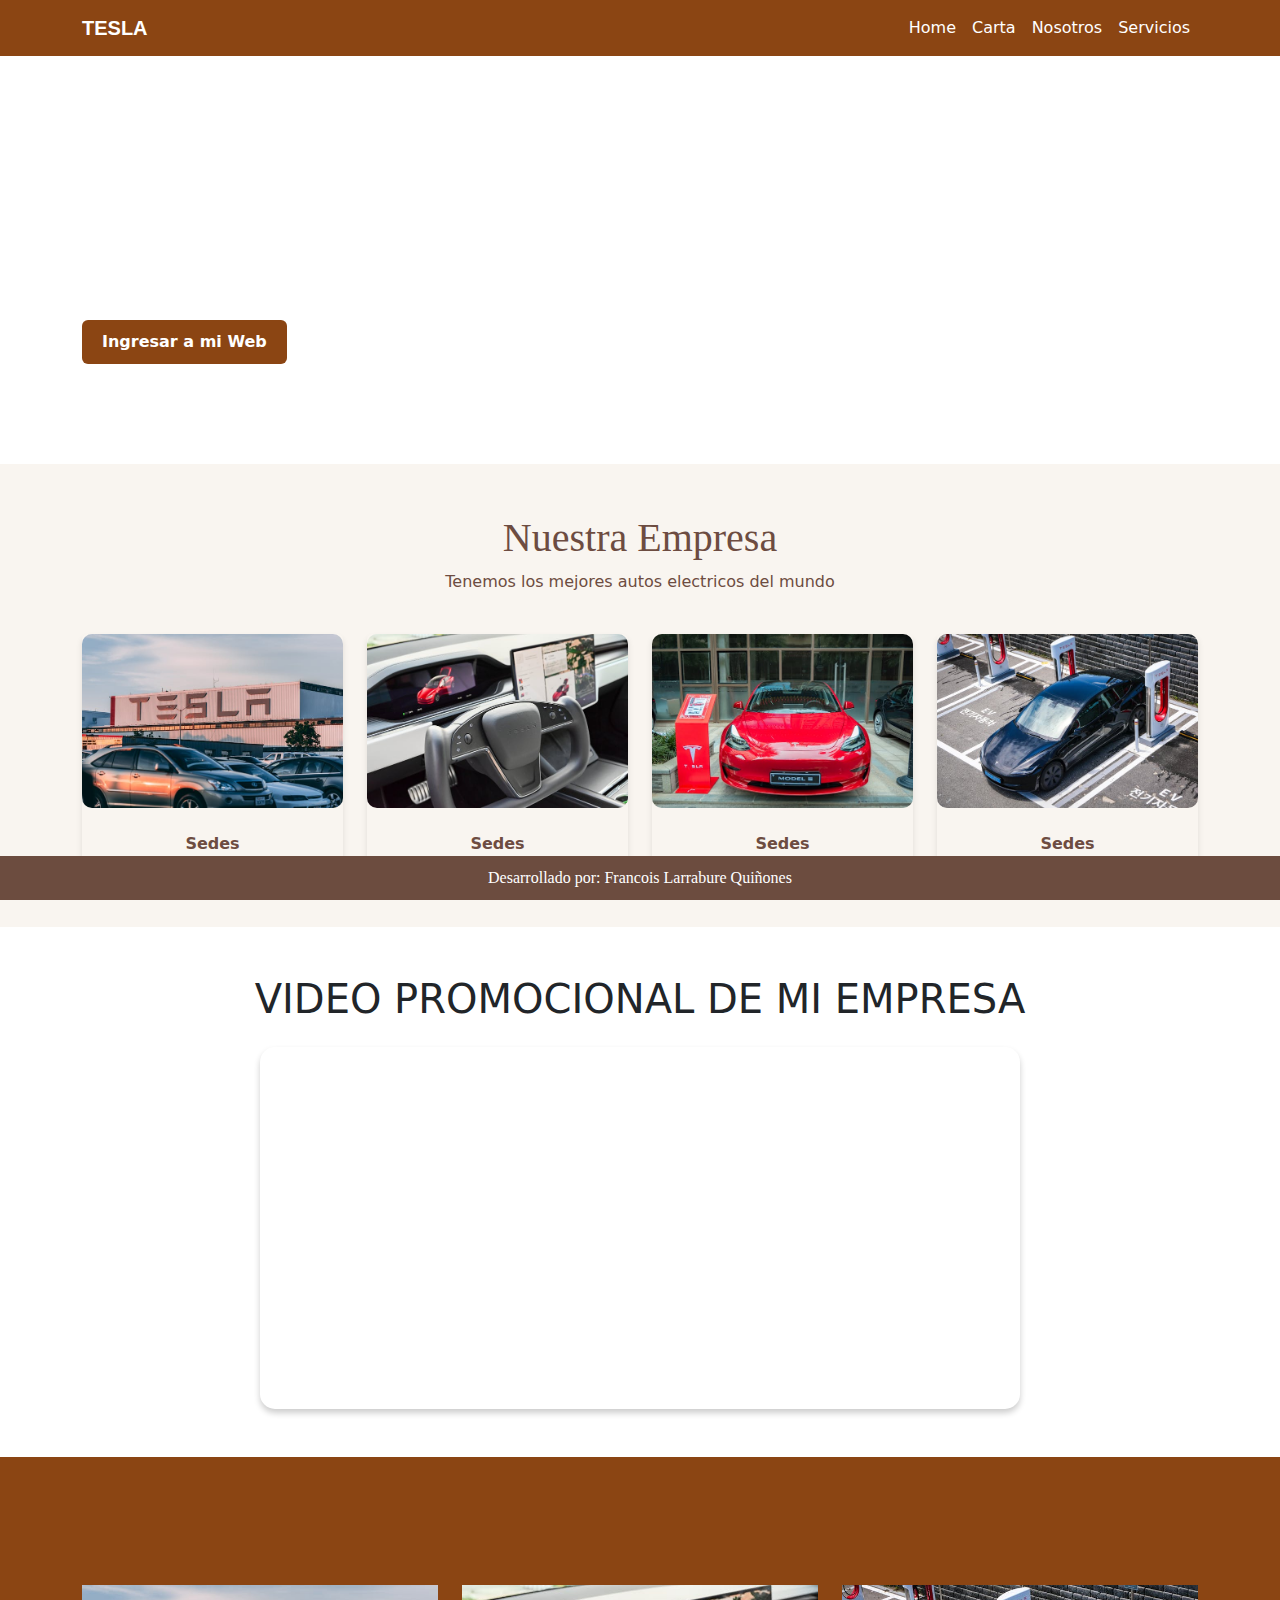
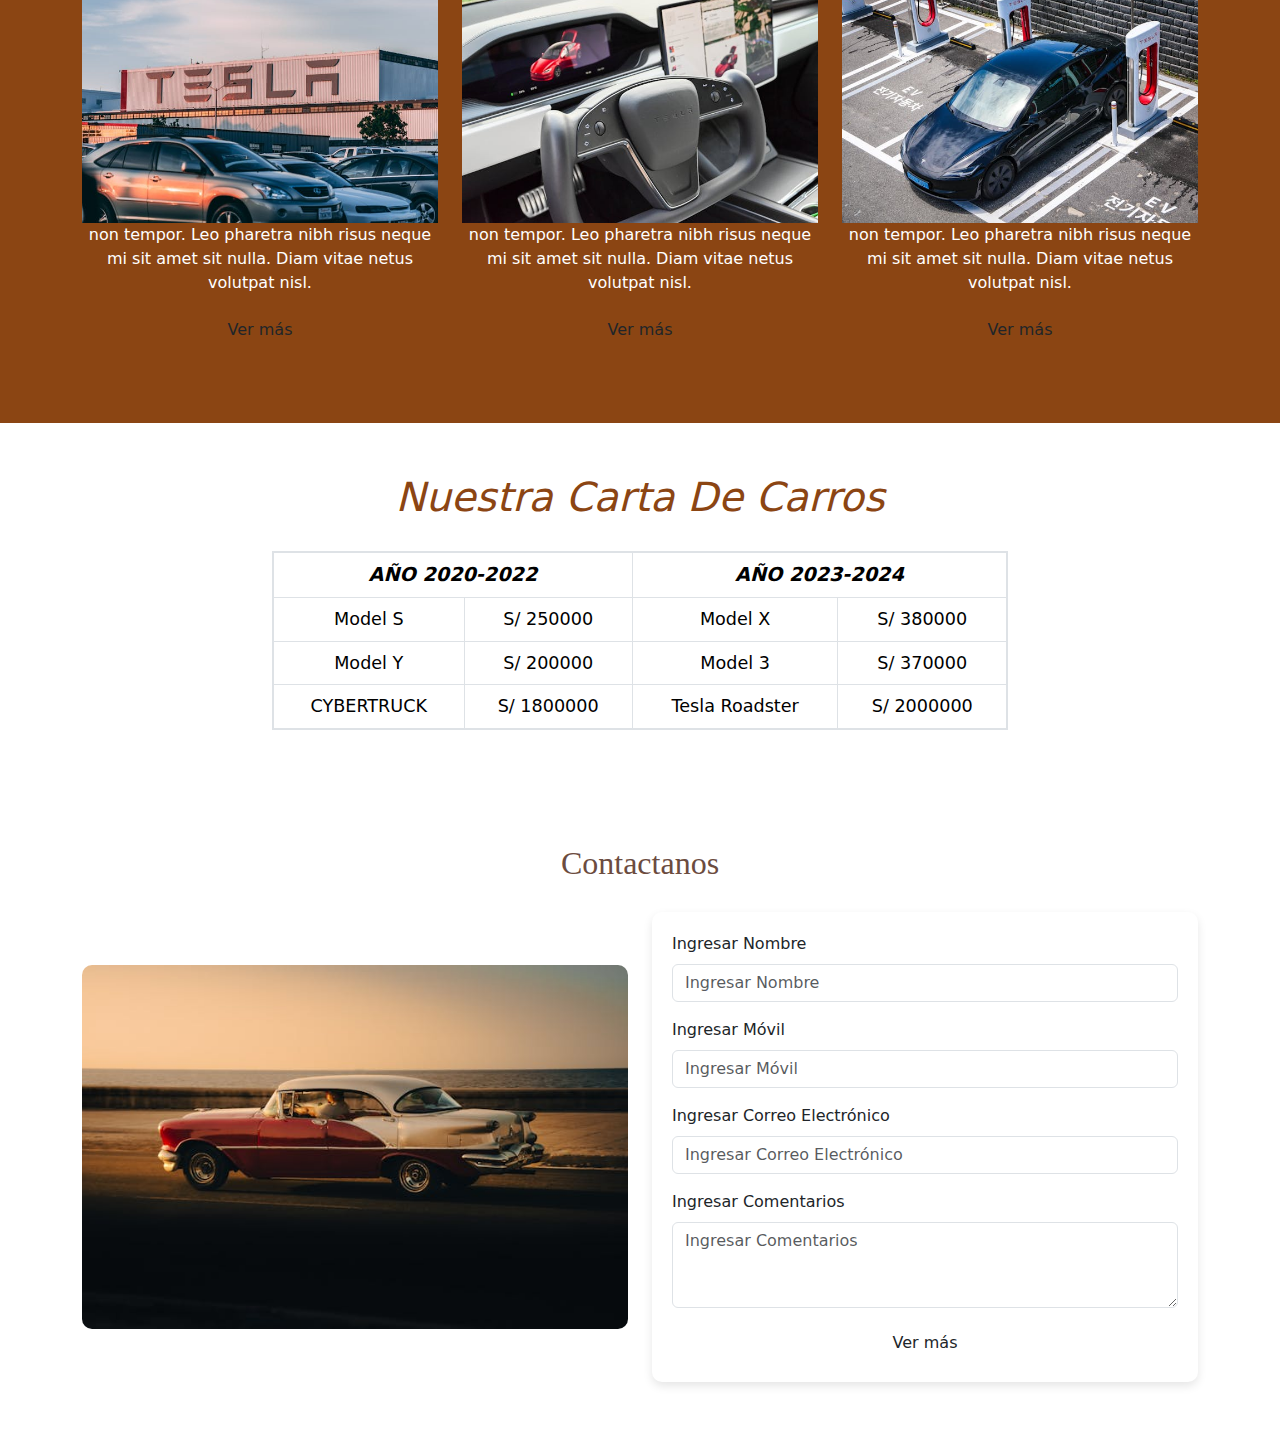
<file: FrancoisLarrabure_Final/index.html>
<!DOCTYPE html>
<html lang="en">
<head>
    <meta charset="UTF-8">
    <meta name="viewport" content="width=device-width, initial-scale=1.0">
    <title>Evaluación Permanente 04</title>
    <link rel="stylesheet" href="./index.css">
    <link href="https://cdn.jsdelivr.net/npm/bootstrap@5.3.3/dist/css/bootstrap.min.css" rel="stylesheet" integrity="sha384-QWTKZyjpPEjISv5WaRU9OFeRpok6YctnYmDr5pNlyT2bRjXh0JMhjY6hW+ALEwIH" crossorigin="anonymous">
</head>
<body>
    <nav class="navbar navbar-expand-lg navbar-custom">
        <div class="container">
            <a class="navbar-brand" href="#">TESLA</a>
            <button class="navbar-toggler" type="button" data-bs-toggle="collapse" data-bs-target="#navbarNav" aria-controls="navbarNav" aria-expanded="false" aria-label="Toggle navigation">
                <span class="navbar-toggler-icon"></span>
            </button>
            <div class="collapse navbar-collapse" id="navbarNav">
                <ul class="navbar-nav ms-auto">
                    <li class="nav-item">
                        <i class="fa-solid fa-house"></i><a class="nav-link" href="#">Home</a>
                    </li>
                    <li class="nav-item">
                        <i class="fa-solid fa-envelope"></i><a class="nav-link" href="./index02.html">Carta</a>
                    </li>
                    <li class="nav-item">
                        <i class="fa-solid fa-user"></i><a class="nav-link" href="./index03.html">Nosotros</a>
                    </li>
                    <li class="nav-item">
                        <i class="fa-solid fa-hammer"></i><a class="nav-link" href="./index04.html">Servicios</a>
                    </li>
                </ul>
            </div>
        </div>
    </nav>

    <div class="hero">
        <div class="container">
            <h1>Nuestra Empresa</h1>
            <h2>LA MEJOR MARCA</h2>
            <p>Disfruta de los mejores carros electricos.</p>
            <a href="#" class="btn btn-primary">Ingresar a mi Web</a>
        </div>
    </div>

    <div class="locales-section">
        <div class="container">
            <h2>Nuestra Empresa</h2>
            <p>Tenemos los mejores autos electricos del mundo</p>
            <div class="row">
                <div class="col-md-3">
                    <div class="card">
                        <img src="./Imagen/Imagen01.jpg" class="card-img-top" alt="Local 1">
                        <div class="card-body">
                            <h5 class="card-title">Sedes</h5>
                        </div>
                    </div>
                </div>
                <div class="col-md-3">
                    <div class="card">
                        <img src="./Imagen/Imagen02.jpg" class="card-img-top" alt="Local 2">
                        <div class="card-body">
                            <h5 class="card-title">Sedes</h5>
                        </div>
                    </div>
                </div>
                <div class="col-md-3">
                    <div class="card">
                        <img src="./Imagen/Imagen05.jpg" class="card-img-top" alt="Local 3">
                        <div class="card-body">
                            <h5 class="card-title">Sedes</h5>
                        </div>
                    </div>
                </div>
                <div class="col-md-3">
                    <div class="card">
                        <img src="./Imagen/Imagen04.jpg" class="card-img-top" alt="Local 4">
                        <div class="card-body">
                            <h5 class="card-title">Sedes</h5>
                        </div>
                    </div>
                </div>
            </div>
        </div>
    </div>

    <div class="container py-5">
        <div class="text-center mb-4">
            <h1>VIDEO PROMOCIONAL DE MI EMPRESA</h1>
        </div>
        <div class="row justify-content-center">
            <div class="col-md-8 position-relative video-container">
                <iframe width="860" height="315" src="https://www.youtube.com/embed/Qfj4urMF8CU?si=snhfRU1rtoYQ1mtx" title="YouTube video player" frameborder="0" allow="accelerometer; autoplay; clipboard-write; encrypted-media; gyroscope; picture-in-picture; web-share" referrerpolicy="strict-origin-when-cross-origin" allowfullscreen></iframe>
            </div>
        </div>
    </div>

    <section class="section-locales">
        <div class="container">
            <div class="text-center">
                <h2 class="section-title">Nuestros Locales</h2>
            </div>
            <div class="row justify-content-center">
                <div class="col-md-4 mb-4">
                    <div class="card-2">
                        <img src="./Imagen/Imagen01.jpg" class="card-img-top" alt="Local">
                        <div class="card-body">
                            <p>non tempor. Leo pharetra nibh risus neque mi sit amet sit nulla. Diam vitae netus volutpat nisl.</p>
                            <a href="#" class="btn btn-custom">Ver más</a>
                        </div>
                    </div>
                </div>
                <div class="col-md-4 mb-4">
                    <div class="card-2">
                        <img src="./Imagen/Imagen02.jpg" class="card-img-top" alt="Local">
                        <div class="card-body">
                            <p>non tempor. Leo pharetra nibh risus neque mi sit amet sit nulla. Diam vitae netus volutpat nisl.</p>
                            <a href="#" class="btn btn-custom">Ver más</a>
                        </div>
                    </div>
                </div>
                <div class="col-md-4 mb-4">
                    <div class="card-2">
                        <img src="./Imagen/Imagen04.jpg" class="card-img-top" alt="Local">
                        <div class="card-body">
                            <p>non tempor. Leo pharetra nibh risus neque mi sit amet sit nulla. Diam vitae netus volutpat nisl.</p>
                            <a href="#" class="btn btn-custom">Ver más</a>
                        </div>
                    </div>
                </div>
            </div>
        </div>
    </section>


    <section class="section-carta">
        <div class="container">
            <h2 class="section-title">Nuestra Carta De Carros</h2>
            <div class="row justify-content-center">
                <div class="col-lg-8">
                    <table class="table table-bordered">
                        <thead>
                            <tr>
                                <th colspan="2">AÑO 2020-2022</th>
                                <th colspan="2">AÑO 2023-2024</th>
                            </tr>
                        </thead>
                        <tbody>
                            <tr>
                                <td>Model S</td>
                                <td>S/ 250000</td>
                                <td>Model X</td>
                                <td>S/ 380000</td>
                            </tr>
                            <tr>
                                <td>Model Y</td>
                                <td>S/ 200000</td>
                                <td>Model 3</td>
                                <td>S/ 370000</td>
                            </tr>
                            <tr>
                                <td>CYBERTRUCK</td>
                                <td>S/ 1800000</td>
                                <td>Tesla Roadster</td>
                                <td>S/ 2000000</td>
                            </tr>
                        </tbody>
                    </table>
                </div>
            </div>
        </div>
    </section>

    <div class="container py-5">
        <h1 class="contact-header">Contactanos</h1>
        <div class="row align-items-center">
            <!-- Image Section -->
            <div class="col-md-6 image-container text-center mb-4 mb-md-0">
            <img src="./Imagen/imagen06.jpg" alt="Contact Image" class="img-fluid">
            </div>
            <!-- Form Section -->
            <div class="col-md-6">
            <div class="form-container">
                <form>
                <div class="mb-3">
                    <label for="name" class="form-label">Ingresar Nombre</label>
                    <input type="text" class="form-control" id="name" placeholder="Ingresar Nombre">
                </div>
                <div class="mb-3">
                    <label for="phone" class="form-label">Ingresar Móvil</label>
                    <input type="tel" class="form-control" id="phone" placeholder="Ingresar Móvil">
                </div>
                <div class="mb-3">
                    <label for="email" class="form-label">Ingresar Correo Electrónico</label>
                    <input type="email" class="form-control" id="email" placeholder="Ingresar Correo Electrónico">
                </div>
                <div class="mb-3">
                    <label for="comments" class="form-label">Ingresar Comentarios</label>
                    <textarea class="form-control" id="comments" rows="3" placeholder="Ingresar Comentarios"></textarea>
                </div>
                <div class="text-center">
                    <button type="submit" class="btn btn-custom">Ver más</button>
                </div>
                </form>
            </div>
            </div>
        </div>
        </div>

        <footer>
        <span>Desarrollado por: Francois Larrabure Quiñones</span>
        </footer>

        <script src="https://cdn.jsdelivr.net/npm/bootstrap@5.3.3/dist/js/bootstrap.bundle.min.js" integrity="sha384-YvpcrYf0tY3lHB60NNkmXc5s9fDVZLESaAA55NDzOxhy9GkcIdslK1eN7N6jIeHz" crossorigin="anonymous"></script>
</body>
</body>
</html>
</file>
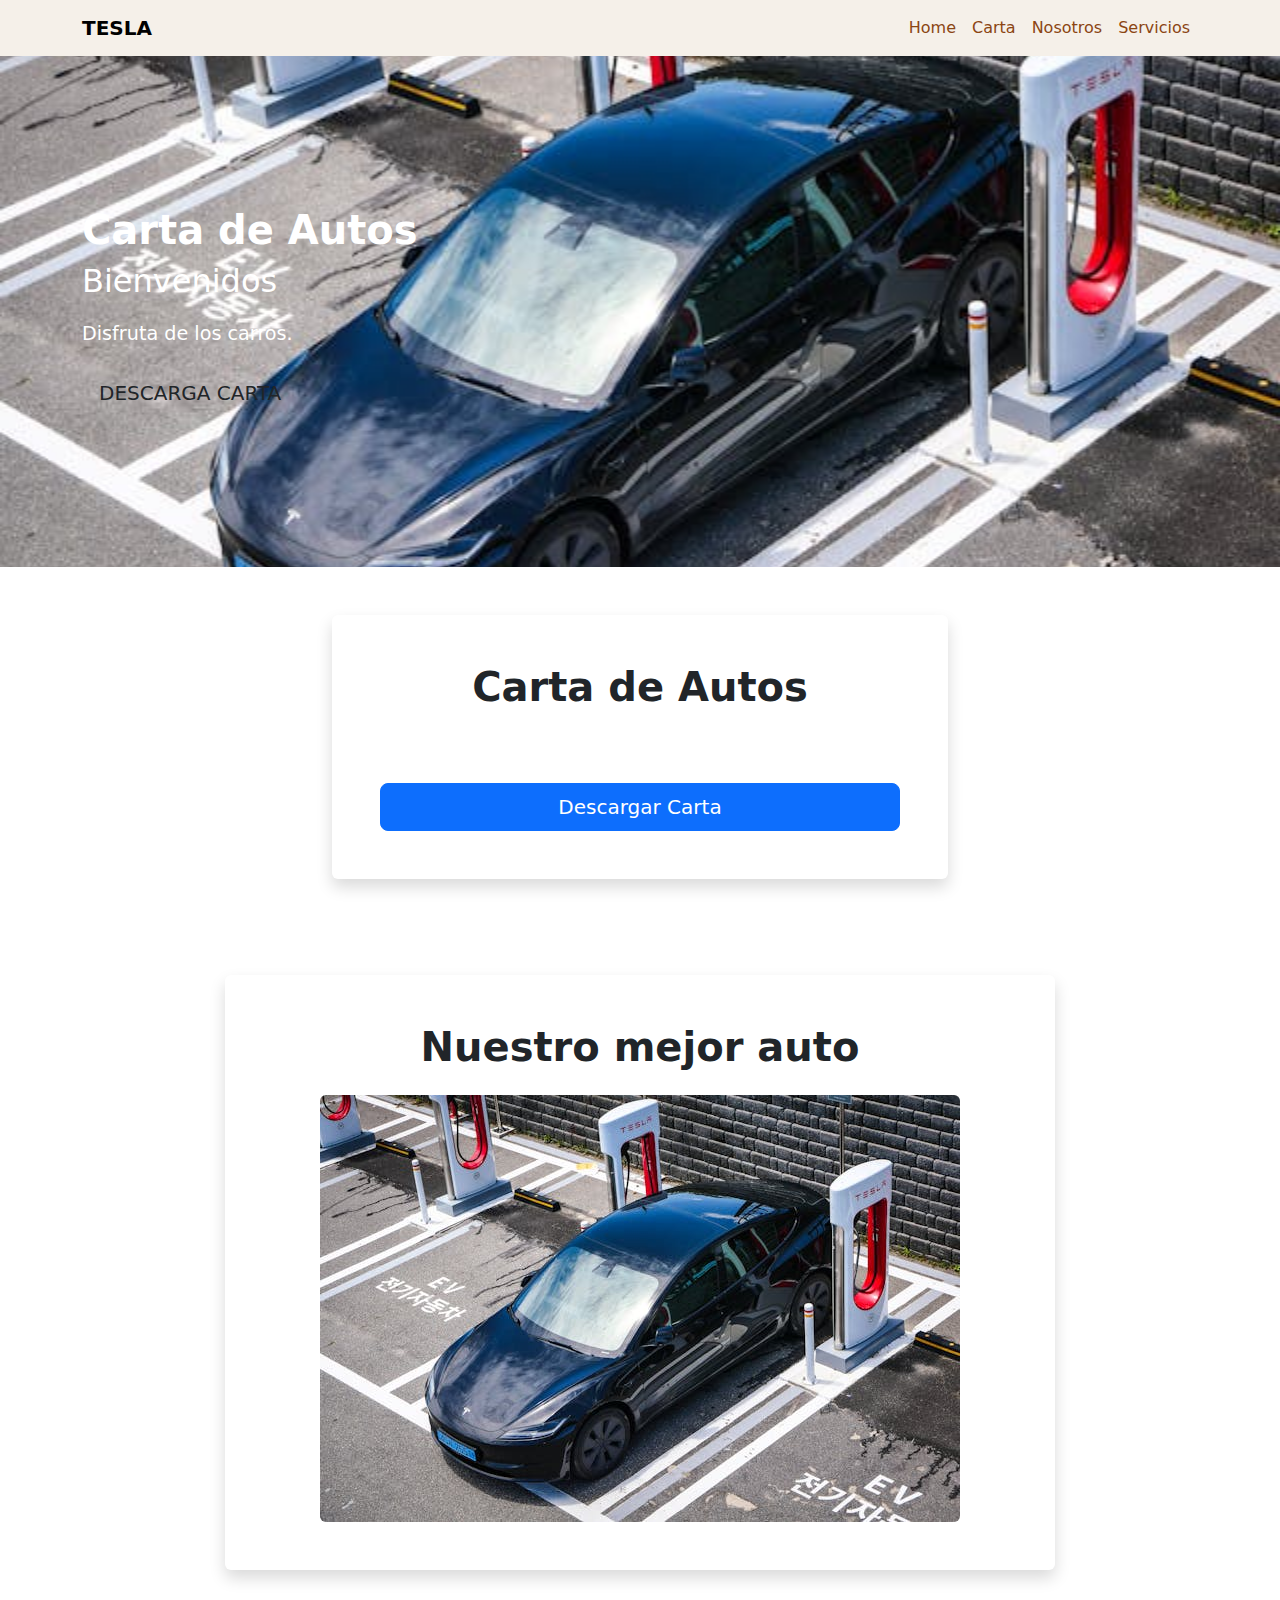
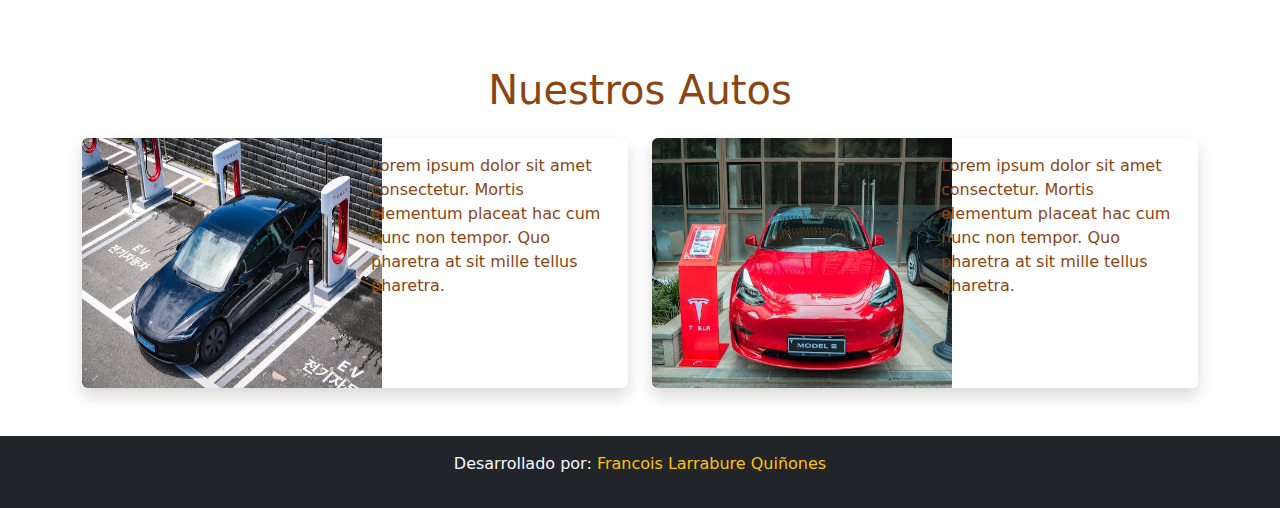
<file: FrancoisLarrabure_Final/index02.html>
<!DOCTYPE html>
<html lang="en">
<head>
    <meta charset="UTF-8">
    <meta name="viewport" content="width=device-width, initial-scale=1.0">
    <title>Document</title>
    <link rel="stylesheet" href="./index02.css">
    <link href="https://cdn.jsdelivr.net/npm/bootstrap@5.3.3/dist/css/bootstrap.min.css" rel="stylesheet" integrity="sha384-QWTKZyjpPEjISv5WaRU9OFeRpok6YctnYmDr5pNlyT2bRjXh0JMhjY6hW+ALEwIH" crossorigin="anonymous">
</head>
<body>
    <!-- Navbar -->
<nav class="navbar navbar-expand-lg navbar-light">
    <div class="container">
        <a class="navbar-brand" href="#">TESLA</a>
        <button class="navbar-toggler" type="button" data-bs-toggle="collapse" data-bs-target="#navbarNav" aria-controls="navbarNav" aria-expanded="false" aria-label="Toggle navigation">
        <span class="navbar-toggler-icon"></span>
        </button>
        <div class="collapse navbar-collapse" id="navbarNav">
        <ul class="navbar-nav ms-auto">
            <li class="nav-item">
            <a class="nav-link" href="./index.html">Home</a>
            </li>
            <li class="nav-item">
            <a class="nav-link" href="#">Carta</a>
            </li>
            <li class="nav-item">
            <a class="nav-link" href="./index03.html">Nosotros</a>
            </li>
            <li class="nav-item">
            <a class="nav-link" href="./index04.html">Servicios</a>
            </li>
        </ul>
        </div>
    </div>
    </nav>
    
    <!-- Hero Section -->
    <div class="hero-section">
    <div class="container">
        <h1>Carta de Autos</h1>
        <h2>Bienvenidos</h2>
        <p>Disfruta de los carros.</p>
        <a href="#" class="btn btn-green btn-lg">DESCARGA CARTA</a>
    </div>
    </div>

    <div class="container-fluid">
        <div class="row justify-content-center">
            <div class="col-md-8 col-lg-6">
            <div class="card my-5 border-0 shadow">
                <div class="card-body p-5">
                <h1 class="card-title text-center mb-4">Carta de Autos</h1>
                <p class="card-text text-center mb-4">Disfruta de la mejor asesoria</p>
                <div class="d-grid gap-2">
                    <a href="#" class="btn btn-primary btn-lg">Descargar Carta</a>
                </div>
                </div>
            </div>
            </div>
        </div>
        </div>
        
        <div class="container-fluid">
            <div class="row justify-content-center">
            <div class="col-md-10 col-lg-8">
                <div class="card my-5 border-0 shadow">
                <div class="card-body p-5">
                    <h1 class="card-title text-center mb-4">Nuestro mejor auto</h1>
                    <div class="d-flex justify-content-center">
                    <img src="./Imagen/Imagen04.jpg" class="img-fluid rounded" alt="Tradiciones Peruanas">
                    </div>
                    </div>
                </div>
                </div>
            </div>
            </div>

            <div class="container my-5">
                <h1 class="text-center mb-4" style="color: #8b4513;">Nuestros Autos</h1>
                <div class="row g-4">
                <div class="col-md-6">
                    <div class="card h-100 border-0 shadow">
                    <div class="row g-0">
                        <div class="col-md-6">
                            <img src="./Imagen/Imagen04.jpg" class="img-fluid-2 rounded-start" alt="Local 1">
                        </div>
                        <div class="col-md-6">
                        <div class="card-body">
                            <p class="card-text-2">Lorem ipsum dolor sit amet consectetur. Mortis elementum placeat hac cum nunc non tempor. Quo pharetra at sit mille tellus pharetra.</p>
                        </div>
                        </div>
                        </div>
                    </div>
                    </div>
                    <div class="col-md-6">
                    <div class="card h-100 border-0 shadow">
                    <div class="row g-0">
                        <div class="col-md-6">
                            <img src="./Imagen/Imagen05.jpg" class="img-fluid-2 rounded-start" alt="Local 2">
                        </div>
                        <div class="col-md-6">
                        <div class="card-body">
                            <p class="card-text-2">Lorem ipsum dolor sit amet consectetur. Mortis elementum placeat hac cum nunc non tempor. Quo pharetra at sit mille tellus pharetra.</p>
                        </div>
                        </div>
                    </div>
                    </div>
                </div>
                </div>
            </div>
            
            <div class="container-fluid bg-dark py-3">
                <div class="row justify-content-center">
                <div class="col-md-8 col-lg-6">
                    <p class="text-center text-light">Desarrollado por: <span class="text-warning">Francois Larrabure Quiñones</span></p>
                </div>
                </div>
                </div>
            
        

    <script src="https://cdn.jsdelivr.net/npm/bootstrap@5.3.3/dist/js/bootstrap.bundle.min.js" integrity="sha384-YvpcrYf0tY3lHB60NNkmXc5s9fDVZLESaAA55NDzOxhy9GkcIdslK1eN7N6jIeHz" crossorigin="anonymous"></script>
</body>
</html>
</file>
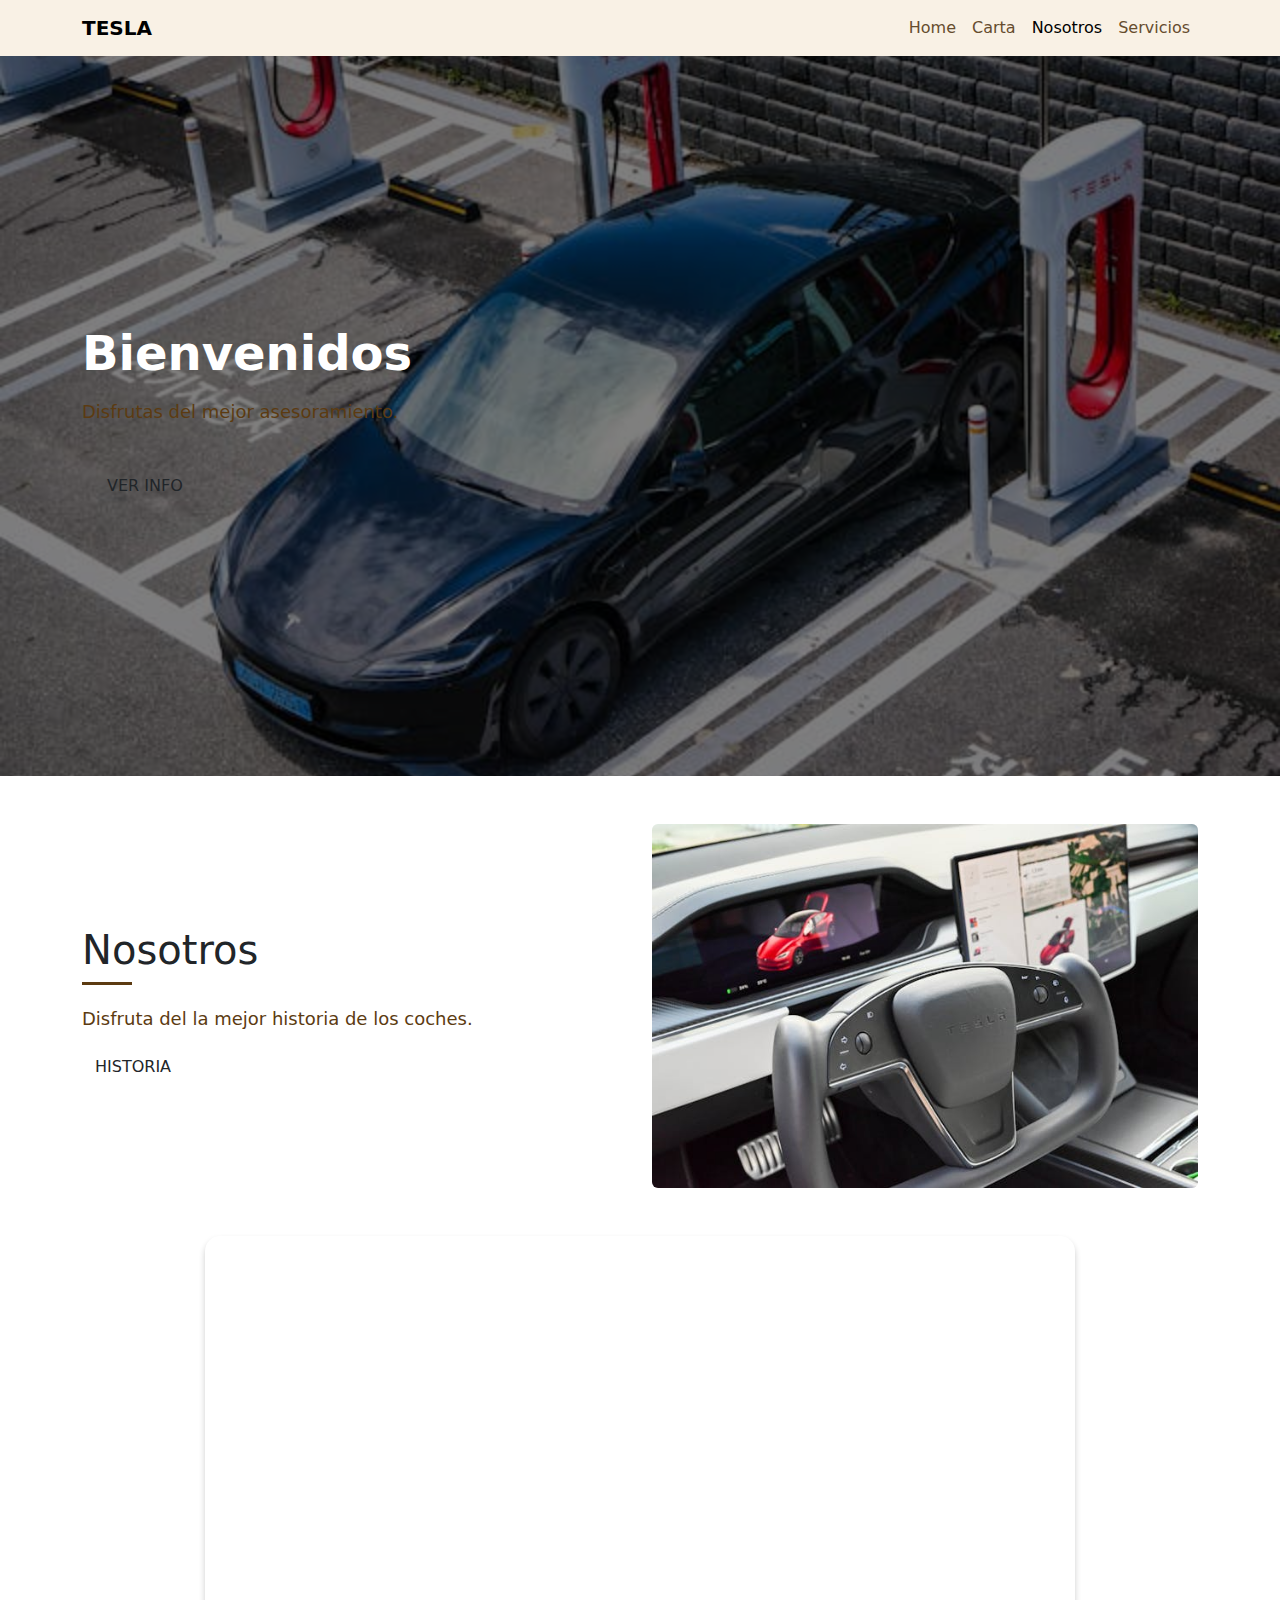
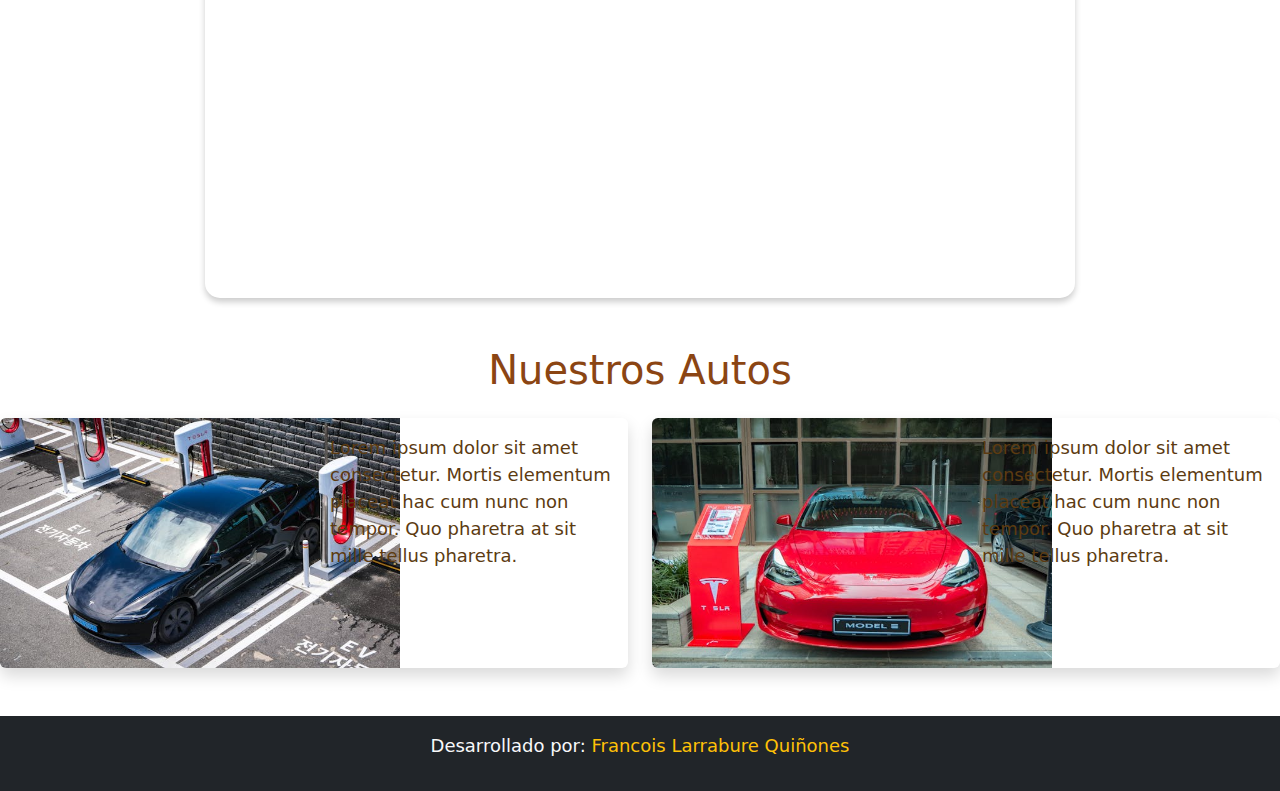
<file: FrancoisLarrabure_Final/index03.html>
<!DOCTYPE html>
<html lang="en">
<head>
    <meta charset="UTF-8">
    <meta name="viewport" content="width=device-width, initial-scale=1.0">
    <title>Document</title>
    <link rel="stylesheet" href="./index03.css">
    <link href="https://cdn.jsdelivr.net/npm/bootstrap@5.3.3/dist/css/bootstrap.min.css" rel="stylesheet" integrity="sha384-QWTKZyjpPEjISv5WaRU9OFeRpok6YctnYmDr5pNlyT2bRjXh0JMhjY6hW+ALEwIH" crossorigin="anonymous">
</head>
<body>
    
    <nav class="navbar navbar-expand-lg">
        <div class="container">
            <a class="navbar-brand" href="#">TESLA</a>
            <button class="navbar-toggler" type="button" data-bs-toggle="collapse" data-bs-target="#navbarNav" aria-controls="navbarNav" aria-expanded="false" aria-label="Toggle navigation">
                <span class="navbar-toggler-icon"></span>
            </button>
            <div class="collapse navbar-collapse" id="navbarNav">
                <ul class="navbar-nav ms-auto">
                    <li class="nav-item">
                        <a class="nav-link" href="./index.html">Home</a>
                    </li>
                    <li class="nav-item">
                        <a class="nav-link" href="./index02.html">Carta</a>
                    </li>
                    <li class="nav-item">
                        <a class="nav-link active" href="#">Nosotros</a>
                    </li>
                    <li class="nav-item">
                        <a class="nav-link" href="./index04.html">Servicios</a>
                    </li>
                </ul>
            </div>
        </div>
    </nav>

    <!-- Sección principal -->
    <section class="hero d-flex align-items-center">
        <div class="hero-overlay"></div>
        <div class="container text-white text-start">
            <div class="hero-content">
                <h1>Bienvenidos</h1>
                <p class="mt-3">Disfrutas del mejor asesoramiento.</p>
                <a href="#" class="btn btn-custom mt-4 px-4 py-2">VER INFO</a>
            </div>
        </div>
    </section>

        <div class="container py-5">
            <div class="row align-items-center">
                <!-- Text Content -->
                <div class="col-md-6 text-center text-md-start">
                    <h1>Nosotros</h1>
                    <div class="divider"></div>
                    <p>Disfruta del la mejor historia de los coches.</p>
                    <a href="#" class="btn btn-custom">HISTORIA</a>
                </div>
    
                <!-- Image Content -->
                <div class="col-md-6 text-center">
                    <img src="./Imagen/Imagen02.jpg" alt="TESLA" class="img-fluid rounded">
                </div>
            </div>
        </div>
        
        <div class="row justify-content-center">
            <div class="col-md-8 position-relative video-container">
                <iframe width="1230" height="615" src="https://www.youtube.com/embed/Qfj4urMF8CU?si=snhfRU1rtoYQ1mtx" title="YouTube video player" frameborder="0" allow="accelerometer; autoplay; clipboard-write; encrypted-media; gyroscope; picture-in-picture; web-share" referrerpolicy="strict-origin-when-cross-origin" allowfullscreen></iframe>
            </div>
    
            <div class="container my-5">
                <h1 class="text-center mb-4" style="color: #8b4513;">Nuestros Autos</h1>
                <div class="row g-4">
                <div class="col-md-6">
                    <div class="card h-100 border-0 shadow">
                    <div class="row g-0">
                        <div class="col-md-6">
                            <img src="./Imagen/Imagen04.jpg" class="img-fluid-2 rounded-start" alt="Local 1">
                        </div>
                        <div class="col-md-6">
                        <div class="card-body">
                            <p class="card-text-2">Lorem ipsum dolor sit amet consectetur. Mortis elementum placeat hac cum nunc non tempor. Quo pharetra at sit mille tellus pharetra.</p>
                        </div>
                        </div>
                        </div>
                    </div>
                    </div>
                    <div class="col-md-6">
                    <div class="card h-100 border-0 shadow">
                    <div class="row g-0">
                        <div class="col-md-6">
                            <img src="./Imagen/Imagen05.jpg" class="img-fluid-2 rounded-start" alt="Local 2">
                        </div>
                        <div class="col-md-6">
                        <div class="card-body">
                            <p class="card-text-2">Lorem ipsum dolor sit amet consectetur. Mortis elementum placeat hac cum nunc non tempor. Quo pharetra at sit mille tellus pharetra.</p>
                        </div>
                        </div>
                    </div>
                    </div>
                </div>
                </div>
            </div>
            
            <div class="container-fluid bg-dark py-3">
                <div class="row justify-content-center">
                <div class="col-md-8 col-lg-6">
                    <p class="text-center text-light">Desarrollado por: <span class="text-warning">Francois Larrabure Quiñones</span></p>
                </div>
                </div>
                </div>
            
    <script src="https://cdn.jsdelivr.net/npm/bootstrap@5.3.3/dist/js/bootstrap.bundle.min.js" integrity="sha384-YvpcrYf0tY3lHB60NNkmXc5s9fDVZLESaAA55NDzOxhy9GkcIdslK1eN7N6jIeHz" crossorigin="anonymous"></script>
</body>
</html>
</file>
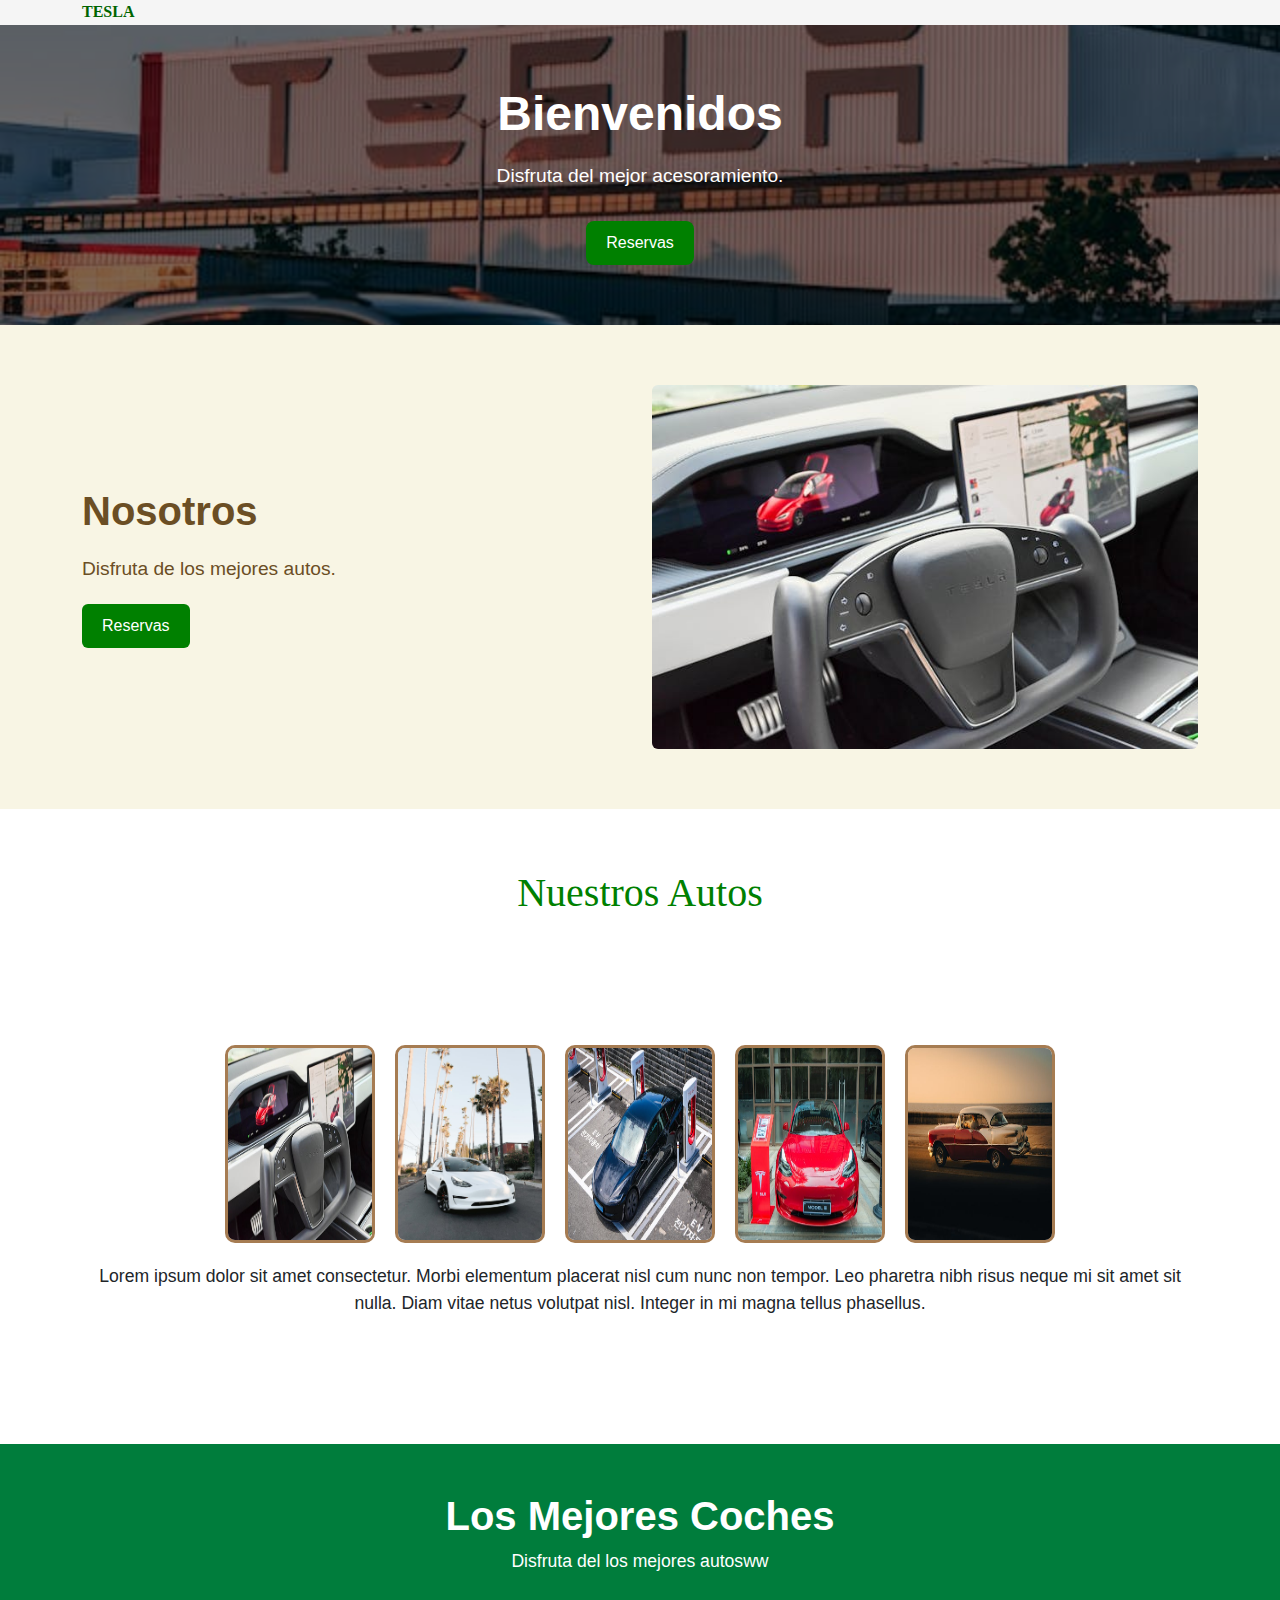
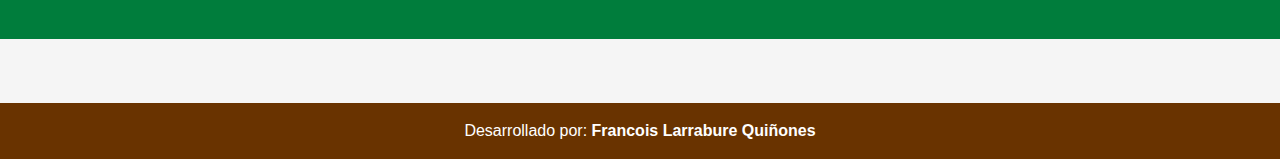
<file: FrancoisLarrabure_Final/index04.html>
<!DOCTYPE html>
<html lang="en">
<head>
    <meta charset="UTF-8">
    <meta name="viewport" content="width=device-width, initial-scale=1.0">
    <title>Document</title>
    <link href="https://cdn.jsdelivr.net/npm/bootstrap@5.3.3/dist/css/bootstrap.min.css" rel="stylesheet" integrity="sha384-QWTKZyjpPEjISv5WaRU9OFeRpok6YctnYmDr5pNlyT2bRjXh0JMhjY6hW+ALEwIH" crossorigin="anonymous">
    <link rel="stylesheet" href="./index04.css">
</head>
<body>
    

    <!-- Navbar -->
    <!-- <nav class="navbar navbar-expand-lg navbar-light"> -->
        <div class="container">
            <a class="navbar-brand" href="#">TESLA</a>
            <button class="navbar-toggler" type="button" data-bs-toggle="collapse" data-bs-target="#navbarNav" aria-controls="navbarNav" aria-expanded="false" aria-label="Toggle navigation">
                <span class="navbar-toggler-icon"></span>
            </button>
            <div class="collapse navbar-collapse" id="navbarNav">
                <ul class="navbar-nav ms-auto">
                    <li class="nav-item">
                        <a class="nav-link" href="#">Home</a>
                    </li>
                    <li class="nav-item">
                        <a class="nav-link" href="#">Carta</a>
                    </li>
                    <li class="nav-item">
                        <a class="nav-link" href="#">Nosotros</a>
                    </li>
                    <li class="nav-item">
                        <a class="nav-link" href="#">Servicios</a>
                    </li>
                </ul>
            </div>
        </div>
    </nav>

    <!-- Hero Section -->
    <section class="hero-section">
        <div class="container text-center text-white">
            <h1>Bienvenidos</h1>
            <p>Disfruta del mejor acesoramiento.</p>
            <a href="#" class="btn btn-green btn-lg">Reservas</a>
        </div>
    </section>

    <!-- Nosotros Section -->
        <section class="section-nosotros">
        <div class="container">
            <div class="row align-items-center">
                <div class="col-md-6">
                    <h2>Nosotros</h2>
                    <p>Disfruta de los mejores autos.</p>
                    <a href="#" class="btn btn-green">Reservas</a>
                </div>
                <div class="col-md-6">
                    <img src="./Imagen/Imagen02.jpg" alt="Tesla" class="img-fluid rounded">
                </div>
            </div>
        </div>
    </section>

    <!-- Locales Section -->
    <section class="section-locales">
        <div class="container">
            <h3>Nuestros Autos</h3>
        </div>
    </section>

    <section class="section-locales">
        <div class="container">
            <div class="gallery">
                <img src="./Imagen/Imagen02.jpg" alt="Local 1">
                <img src="./Imagen/Imagen03.jpg" alt="Local 2">
                <img src="./Imagen/Imagen04.jpg" alt="Local 3">
                <img src="./Imagen/Imagen05.jpg" alt="Local 4">
                <img src="./Imagen/imagen06.jpg" alt="Local 5">
            </div>
            <p>Lorem ipsum dolor sit amet consectetur. Morbi elementum placerat nisl cum nunc non tempor. Leo pharetra nibh risus neque mi sit amet sit nulla. Diam vitae netus volutpat nisl. Integer in mi magna tellus phasellus.</p>
            <a href="#" class="btn btn-outline-light btn-lg">Ver más</a>
        </div>
    </section>

    <section class="hero-section-2">
        <div class="container">
            <h1>Los Mejores Coches</h1>
            <p>Disfruta del los mejores autosww</p>
        </div>
    </section>
    
        <!-- Sección del video -->
    <section class="video-section">
        <div class="container">
        </div>
    </section>
    
    <!-- Footer -->
    <footer class="footer">
    <div class="container">
        <p class="mb-0">Desarrollado por: <span>Francois Larrabure Quiñones</span></p>
    </div>
    </footer>


    <script src="https://cdn.jsdelivr.net/npm/bootstrap@5.3.3/dist/js/bootstrap.bundle.min.js" integrity="sha384-YvpcrYf0tY3lHB60NNkmXc5s9fDVZLESaAA55NDzOxhy9GkcIdslK1eN7N6jIeHz" crossorigin="anonymous"></script>
</body>
</html>
</file>
<file: FrancoisLarrabure_Final/index.css>
.navbar-custom {
    background-color: #8B4513;
}

.navbar-custom .navbar-brand {
    color: #fff;
    font-family: 'Arial', sans-serif;
    font-weight: bold;
}

.navbar-custom .nav-link {
    color: #fff;
    display: flex;
    align-items: center;
}

.hero {
    position: relative;
    background-image: url(https://api.freelogodesign.org/assets/blog/thumb/80d93389837d493b80e9f4f2ca3a48ad_1176x840.jpg);
    background-size: cover;
    background-position: center;
    color: white;
    text-align: left;
    padding: 100px 50px;
}

.hero h1 {
    font-size: 3rem;
    font-family: 'Georgia', serif;
}

.hero p {
    font-size: 1.2rem;
    margin-top: 15px;
}

.hero .btn {
    background-color: #8B4513;
    border: none;
    padding: 10px 20px;
    font-size: 1rem;
    font-weight: bold;
}

.hero .btn:hover {
    background-color: #1b5e20;
}



.navbar-custom .social-icons i {
    color: white;
    font-size: 1.2rem;
    margin-right: 15px;
}

.locales-section {
    background-color: #f9f5f0;
    padding: 50px 0;
    text-align: center;
}

.locales-section h2 {
    font-family: 'Georgia', serif;
    font-size: 2.5rem;
    color: #6d4c41;
}

.locales-section p {
    font-size: 1rem;
    color: #6d4c41;
    margin-bottom: 40px;
}

.locales-section .card {
    border: none;
    background-color: transparent;
}

.locales-section .card img {
    border-radius: 10px;
}

.locales-section .card-title {
    margin-top: 10px;
    font-size: 1rem;
    color: #6d4c41;
    font-weight: bold;
}

.video-container {
    background-color: #fff;
    border-radius: 15px;
    padding: 20px;
    box-shadow: 0 4px 6px rgba(0, 0, 0, 0.2);
    font-family: arial;
}
.video-container iframe {
    border-radius: 10px;
}

.section-locales {
    background-color: #8B4513; 
    color: white;
    padding: 50px 0;
}
.section-title {
    color: #fff;
    font-size: 2.5rem;
    font-style: italic;
    margin-bottom: 30px;
}
.card {
    background-color: #fff;
    border: none;
    border-radius: 10px;
    overflow: hidden;
    box-shadow: 0 4px 6px rgba(0, 0, 0, 0.1);
}
.card img {
    border-radius: 10px 10px 0 0;
}

.card img:hover {
    transform: translateY(-10px);
    box-shadow: 0 8px 12px rgba(0, 0, 0, 0.2);
}

.card-body {
    color: #8B4513;
    text-align: center;
}
.btn-custom {
    border: 2px solid #8B4513;
    color: #8B4513;
    border-radius: 25px;
    padding: 5px 20px;
    font-size: 1rem;
}
.btn-custom:hover {
    background-color: #8B4513;
    color: #fff;
}


.section-carta {
    padding: 50px 0;
}
.section-title {
    color: #8B4513;
    font-size: 2.5rem;
    font-style: italic;
    text-align: center;
    margin-bottom: 30px;
}
.table {
    color: #8B4513;
    border: 2px solid #8B4513;
}
.table th {
    background-color: #F5F5DC; /* Beige */
    text-align: center;
    font-size: 1.2rem;
    font-style: italic;
}
.table td {
    text-align: center;
    font-size: 1.1rem;
}


.contact-header {
    font-family: 'Georgia', serif;
    font-size: 2rem;
    color: #6c4c3f;
    text-align: center;
    margin-bottom: 30px;
    }
    .form-container {
    box-shadow: 0px 4px 10px rgba(0, 0, 0, 0.1);
    padding: 20px;
    border-radius: 10px;
    }
    .btn-custom {
    background-color: #6c4c3f;
    color: white;
    border: 1px solid #6c4c3f;
    transition: all 0.3s;
    }
    .btn-custom:hover {
    background-color: white;
        color: #6c4c3f;
    }
    .image-container img {
    border-radius: 10px;
    }

    .card-2 img:hover {
        transform: translateY(-30px);
        box-shadow: 0 8px 12px rgba(0, 0, 0, 0.2);
    }


    footer {
        background-color: #6c4c3f;
        color: white;
        text-align: center;
        padding: 10px 0;
        position: fixed;
        bottom: 0;
        width: 100%;
        }
        footer span {
        font-family: 'Georgia', serif;
        }
</file>
<file: FrancoisLarrabure_Final/index02.css>
body {
    font-family: Arial, sans-serif;
}
.navbar {
    background-color: #f5f0e9;
}
.navbar-brand {
    font-weight: bold;
    color: #007f3f;
}
.navbar-nav .nav-link {
    color: #8B4513;
    font-weight: 500;
}
.hero-section {
    background: url('./Imagen/Imagen04.jpg') center/cover no-repeat;
    color: white;
    text-align: left;
    padding: 150px 50px;
}
.hero-section h1 {
    font-size: 2.5rem;
    font-weight: bold;
}
.hero-section p {
    font-size: 1.2rem;
    margin: 20px 0;
}
.btn-green {
    background-color: #4CAF50;
    color: white;
    border: none;
}
.card {
    border-radius: 1rem;
}

.btn-primary {
    background-color: #8b4513;
    border-color: #8b4513;
}

.btn-primary:hover {
    background-color: #694010;
    border-color: #694010;
}

.card-title {
    color: #8b4513;
    font-weight: bold;
}

.card-text {
    color: #fff;
}

.img-fluid {
    border-radius: 0.5rem;
}
.img-fluid:hover {
    transform: translateY(-10px);
    box-shadow: 0 8px 12px rgba(0, 0, 0, 0.2);
}


.card-text-2 {
    color: #8b4513;
}

.img-fluid-2 {
    border-radius: 1rem 0 0 1rem;
    width: 300px;
    height: 250px;
}
.img-fluid-2:hover {
    transform: translateY(-10px);
    box-shadow: 0 8px 12px rgba(0, 0, 0, 0.2);
}
.bg-dark {
    background-color: #8b4513 !important;
}

.text-warning {
    color: #ffd700 !important;
}
</file>
<file: FrancoisLarrabure_Final/index03.css>
.navbar {
    background-color: #f9f1e5;
}
.navbar-brand {
    color: #118c4f;
    font-weight: bold;
}
.navbar-nav .nav-link {
    color: #664c2e;
    font-weight: 500;
}
.navbar-nav .nav-link.active {
    color: #118c4f;
}

.hero {
    position: relative;
    background: url('./Imagen/Imagen04.jpg') center/cover no-repeat;
    height: 80vh;
    color: white;
}
.hero-overlay {
    position: absolute;
    top: 0;
    left: 0;
    width: 100%;
    height: 100%;
    background-color: rgba(0, 0, 0, 0.5);
}
.hero-content {
    position: relative;
    z-index: 2;
    max-width: 600px;
}
.hero h1 {
    font-size: 3rem;
    font-weight: bold;
}
.btn-custom {
    background-color: #118c4f;
    color: rgb(221, 16, 16);
    font-weight: bold;
}
.btn-custom:hover {
    background-color: #0d703b;
}

body {
    background-color: #f9f3e8;
    font-family: Arial, sans-serif;
}
h1 {
    color: #5c3b11;
    font-weight: bold;
}
.divider {
    width: 50px;
    height: 3px;
    background-color: #5c3b11;
    margin-bottom: 20px;
}
p {
    color: #5c3b11;
    font-size: 18px;
}

.video-container {
    background-color: #fff;
    border-radius: 15px;
    padding: 20px;
    box-shadow: 0 4px 6px rgba(0, 0, 0, 0.2);
    font-family: arial;
}
.video-container iframe {
    border-radius: 10px;
}
.img-fluid:hover {
    transform: translateY(-10px);
    box-shadow: 0 8px 12px rgba(0, 0, 0, 0.2);
}
.img-fluid-2 {
    border-radius: 1rem 0 0 1rem;
    width: 400px;
    height: 250px;
}
.img-fluid-2:hover {
    transform: translateY(-10px);
    box-shadow: 0 8px 12px rgba(0, 0, 0, 0.2);
}
</file>
<file: FrancoisLarrabure_Final/index04.css>
body {
    font-family: Arial, sans-serif;
    background-color: #f5f5f5;
}

.navbar {
    background-color: #f8f5e4;
}

.navbar-brand {
    font-family: 'Georgia', serif;
    color: #006400;
    font-weight: bold;
}

.navbar-nav .nav-link {
    color: #333;
    font-weight: 500;
}

.hero-section {
    background-color: #000;
    color: #fff;
    padding: 60px 0;
    text-align: center;
    background-image: url('./Imagen/Imagen01.jpg');
    background-size: cover;
    background-position: center;
    position: relative;
}

.hero-section::after {
    content: '';
    position: absolute;
    top: 0;
    left: 0;
    width: 100%;
    height: 100%;
    background: rgba(0, 0, 0, 0.5);
}

.hero-section .container {
    position: relative;
    z-index: 2;
}

.hero-section h1 {
    font-size: 3rem;
    font-weight: bold;
    margin-bottom: 20px;
}

.hero-section p {
    font-size: 1.2rem;
    margin-bottom: 30px;
}

.btn-green {
    background-color: #008000;
    color: #fff;
    border: none;
}

.btn-green:hover {
    background-color: #006400;
}
.section-nosotros {
    background-color: #f8f5e4;
    padding: 60px 0;
}

.section-nosotros h2 {
    font-size: 2.5rem;
    color: #6b4e24;
    font-weight: bold;
    margin-bottom: 20px;
}

.section-nosotros p {
    color: #6b4e24;
    font-size: 1.2rem;
    margin-bottom: 20px;
}

.btn-green {
    background-color: #008000;
    color: #fff;
    border: none;
    padding: 10px 20px;
    font-size: 1rem;
}

.btn-green:hover {
    background-color: #006400;
}

.section-locales {
    background-color: #ffffff;
    padding: 60px 0;
    text-align: center;
}

.section-locales h3 {
    font-family: 'Georgia', serif;
    font-size: 2.5rem;
    color: #008000;
}
.section-locales {
    padding: 60px 0;
    text-align: center;
}

.section-locales img {
    border-radius: 10px;
    border: 3px solid #a67c52;
    transition: transform 0.3s;
}

.section-locales img:hover {
    transform: scale(1.05);
}

.section-locales p {
    font-size: 1.1rem;
    margin: 20px 0;
}

.btn-outline-light {
    color: #fff;
    border-color: #fff;
}

.btn-outline-light:hover {
    background-color: #fff;
    color: #1c1c1c;
}

.gallery {
    display: flex;
    flex-wrap: wrap;
    justify-content: center;
    gap: 20px;
}

.gallery img {
    max-width: 150px;
    height: auto;
}
.hero-section-2 {
    background-color: #007d3c; /* Color de fondo verde */
    color: white;
    padding: 3rem 0;
    text-align: center;
}
.hero-section-2 h1 {
    font-size: 2.5rem;
    font-weight: bold;
}
.hero-section-2 p {
    font-size: 1.1rem;
}
.video-section {
    display: flex;
    justify-content: center;
    align-items: center;
    margin: 2rem 0;
}
.rounded-video {
    border-radius: 20px; /* Bordes redondeados */
    overflow: hidden;
}
.footer {
    background-color: #693300; /* Marrón oscuro */
    color: white;
    text-align: center;
    padding: 1rem 0;
    font-size: 1rem;
}
.footer span {
    font-weight: bold;
}
</file>
